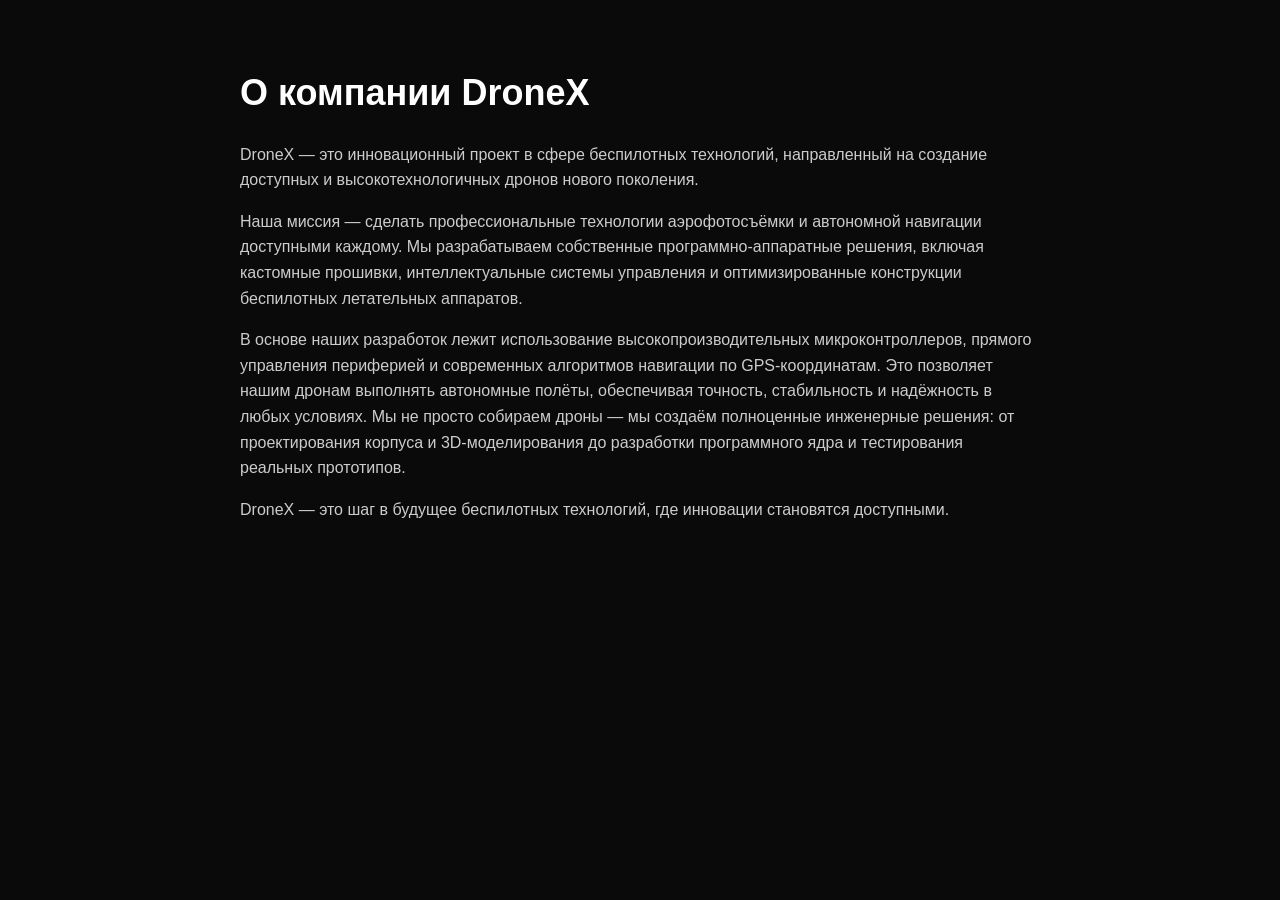
<file: about.html>
<!DOCTYPE html>
<html lang="ru">
<head>
<meta charset="UTF-8">
<title>О компании DroneX</title>

<style>
body{
margin:0;
font-family:Inter,sans-serif;
background:#0a0a0a;
color:#fff;
padding:40px;
line-height:1.6;
}

.container{
max-width:800px;
margin:auto;
}

h1{
font-size:36px;
margin-bottom:20px;
}

p{
color:#ccc;
margin-bottom:16px;
}
</style>
</head>

<body>

<div class="container">
<h1>О компании DroneX</h1>

<p>DroneX — это инновационный проект в сфере беспилотных технологий, направленный на создание доступных и высокотехнологичных дронов нового поколения.</p>

<p>Наша миссия — сделать профессиональные технологии аэрофотосъёмки и автономной навигации доступными каждому. Мы разрабатываем собственные программно-аппаратные решения, включая кастомные прошивки, интеллектуальные системы управления и оптимизированные конструкции беспилотных летательных аппаратов.</p>

<p>В основе наших разработок лежит использование высокопроизводительных микроконтроллеров, прямого управления периферией и современных алгоритмов навигации по GPS-координатам. Это позволяет нашим дронам выполнять автономные полёты, обеспечивая точность, стабильность и надёжность в любых условиях. Мы не просто собираем дроны — мы создаём полноценные инженерные решения: от проектирования корпуса и 3D-моделирования до разработки программного ядра и тестирования реальных прототипов.</p>

<p>DroneX — это шаг в будущее беспилотных технологий, где инновации становятся доступными.</p>

</div>

</body>
</html>
</file>
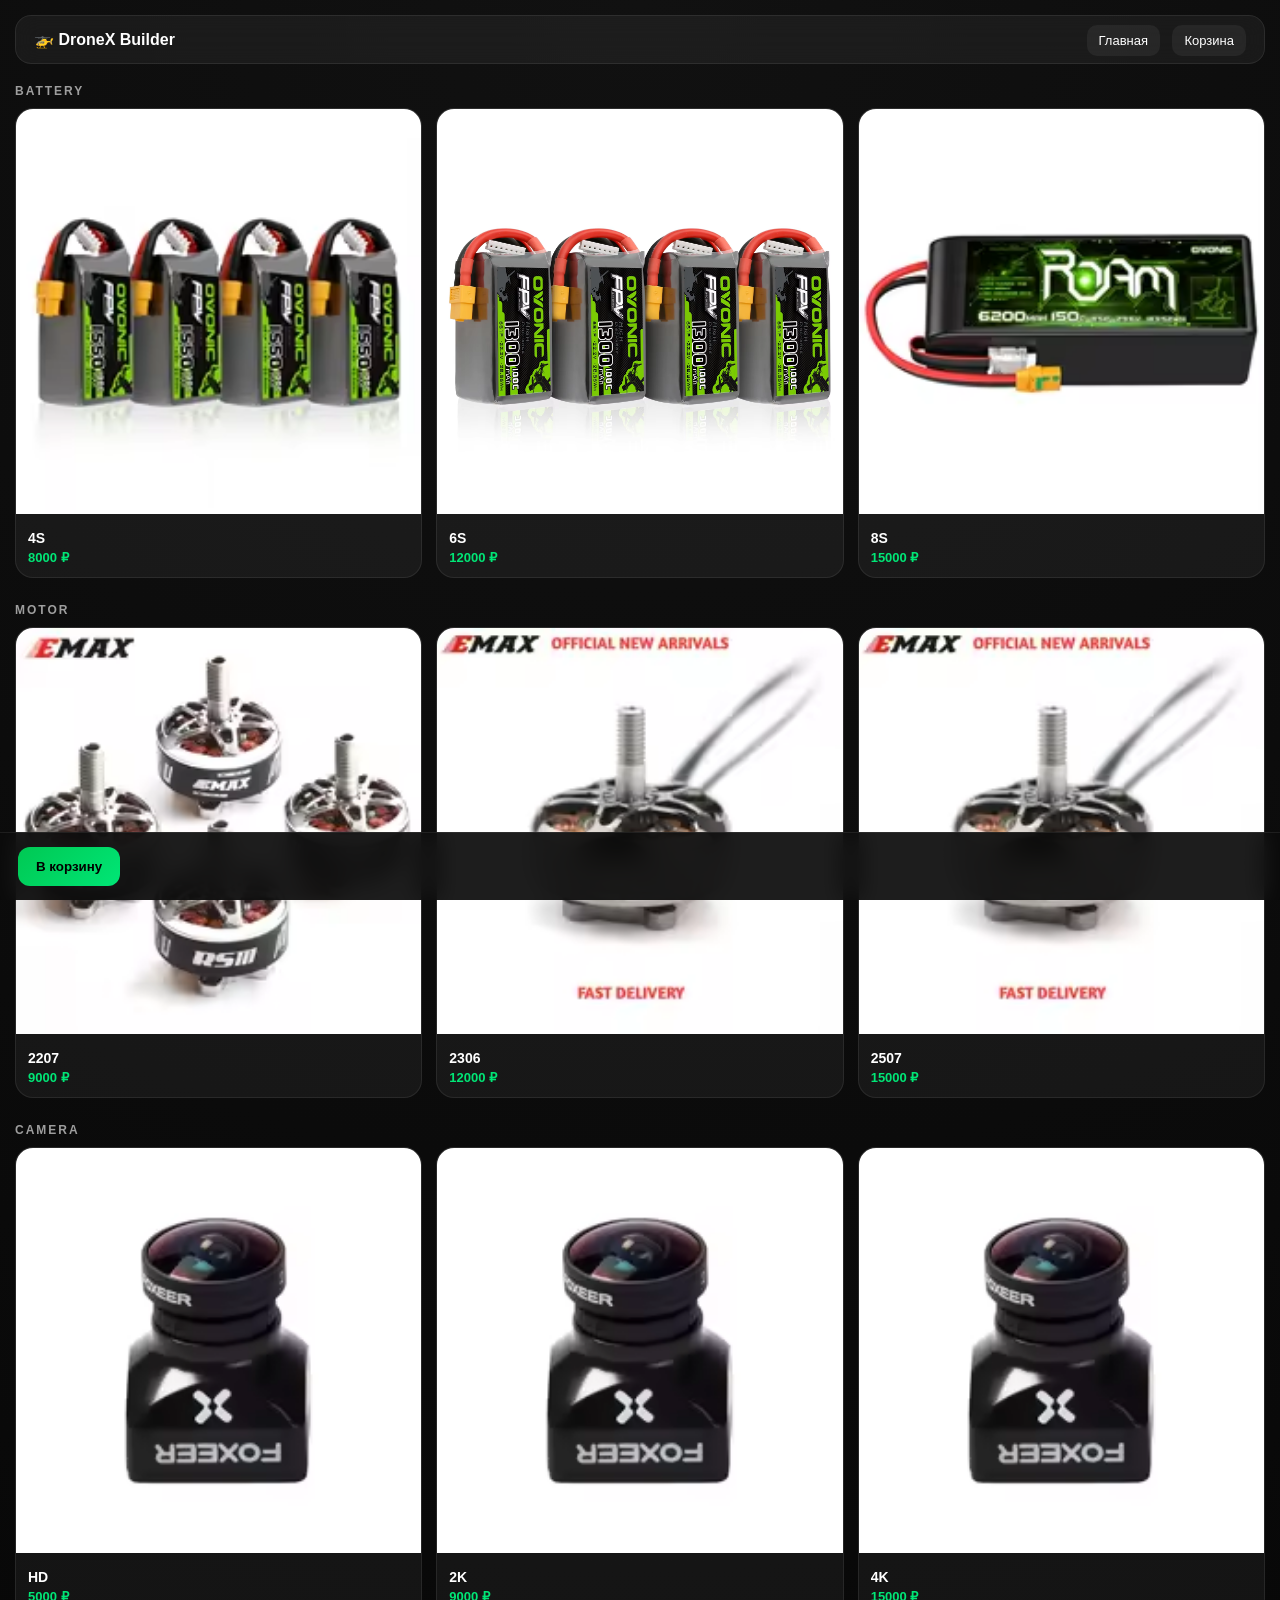
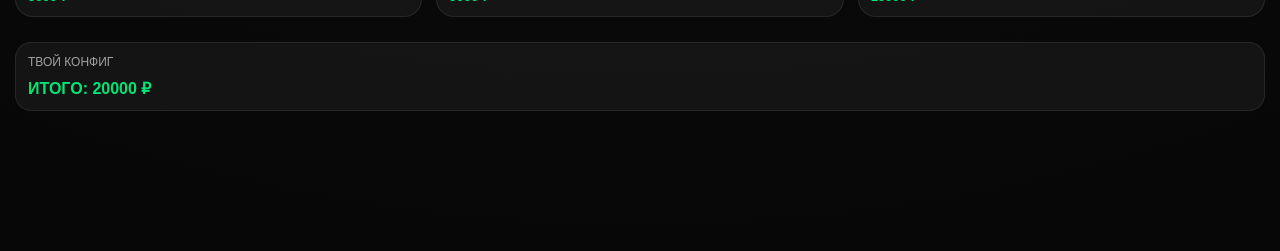
<file: builder.html>
<!DOCTYPE html>
<html lang="ru">
<head>
<meta charset="UTF-8">
<meta name="viewport" content="width=device-width, initial-scale=1.0">
<title>Drone Builder</title>

<style>
*{box-sizing:border-box;}

body{
margin:0;
font-family:Inter, sans-serif;
background: radial-gradient(circle at top, #111 0%, #070707 100%);
color:#fff;
padding:15px;
padding-bottom:140px;
}

/* NAV */
nav{
display:flex;
justify-content:space-between;
align-items:center;
padding:14px 18px;
background:rgba(255,255,255,0.05);
backdrop-filter: blur(12px);
border:1px solid rgba(255,255,255,0.08);
border-radius:16px;
margin-bottom:20px;
}

.nav-left{font-weight:800;}

.nav-right a{
text-decoration:none;
color:#fff;
font-size:13px;
padding:8px 12px;
border-radius:10px;
background:rgba(255,255,255,0.06);
margin-left:8px;
}

.nav-right a:hover{
background:#00c853;
color:#000;
}

/* GRID */
.section{margin-bottom:25px;}

.section h3{
font-size:12px;
opacity:0.6;
letter-spacing:2px;
margin-bottom:10px;
}

.grid{
display:grid;
grid-template-columns:repeat(3,1fr);
gap:14px;
}

@media(max-width:900px){.grid{grid-template-columns:repeat(2,1fr);}}
@media(max-width:600px){.grid{grid-template-columns:1fr;}}

/* CARD */
.card{
background:rgba(255,255,255,0.05);
border:1px solid rgba(255,255,255,0.08);
border-radius:18px;
overflow:hidden;
cursor:pointer;
transition:.2s;
}

.card:hover{transform:translateY(-6px);}

.card img{
width:100%;
aspect-ratio:1/1;
object-fit:cover;
}

.info{padding:12px;}

.name{font-size:14px;font-weight:700;}

.price{
margin-top:4px;
color:#00e676;
font-weight:800;
font-size:13px;
}

.card.active{
border:2px solid #00e676;
}

/* CONFIG PANEL */
.configBox{
background:rgba(255,255,255,0.05);
border:1px solid rgba(255,255,255,0.08);
border-radius:16px;
padding:12px;
margin-top:20px;
}

.configItem{
display:flex;
justify-content:space-between;
font-size:13px;
opacity:0.85;
margin:4px 0;
}

.totalLine{
margin-top:10px;
font-weight:800;
color:#00e676;
}

/* BOTTOM */
.bottomBar{
position:fixed;
bottom:0;
left:0;
width:100%;
background:rgba(10,10,10,0.92);
backdrop-filter: blur(12px);
padding:14px 18px;
display:flex;
justify-content:space-between;
align-items:center;
border-top:1px solid rgba(255,255,255,0.08);
}

.btn{
background:linear-gradient(135deg,#00c853,#00e676);
border:none;
padding:12px 18px;
border-radius:12px;
color:#000;
font-weight:800;
cursor:pointer;
}
</style>
</head>

<body>

<nav>
<div class="nav-left">🚁 DroneX Builder</div>
<div class="nav-right">
<a href="index.html">Главная</a>
<a href="cart.html">Корзина</a>
</div>
</nav>

<div id="app"></div>

<div class="configBox" id="configBox">
<div style="opacity:0.6;font-size:12px;">ТВОЙ КОНФИГ</div>
<div id="configList"></div>
<div class="totalLine">ИТОГО: <span id="price">20000</span> ₽</div>
</div>

<div class="bottomBar">
<button class="btn" onclick="save()">В корзину</button>
</div>

<script>

const BASE_PRICE = 20000;

const data = {
battery:[
{name:"4S",price:8000,img:"battery 4s.avif"},
{name:"6S",price:12000,img:"batery 6s .avif"},
{name:"8S",price:15000,img:"battery 8s.avif"}
],
motor:[
{name:"2207",price:9000,img:"motor 6s .avif"},
{name:"2306",price:12000,img:"motor 8s .avif"},
{name:"2507",price:15000,img:"motor 8s .avif"}
],
camera:[
{name:"HD",price:5000,img:"cam hd.avif"},
{name:"2K",price:9000,img:"cam hd.avif"},
{name:"4K",price:15000,img:"cam hd.avif"}
]
};

let selected={};

function render(){
const app=document.getElementById("app");
app.innerHTML="";

for(let cat in data){

let sec=document.createElement("div");
sec.className="section";

sec.innerHTML=`<h3>${cat.toUpperCase()}</h3><div class="grid"></div>`;
let grid=sec.querySelector(".grid");

data[cat].forEach(item=>{

let div=document.createElement("div");
div.className="card";

div.innerHTML=`
<img src="${item.img}">
<div class="info">
<div class="name">${item.name}</div>
<div class="price">${item.price} ₽</div>
</div>
`;

if(selected[cat]?.name===item.name){
div.classList.add("active");
}

div.onclick=()=>{
selected[cat]=item;
render();
update();
};

grid.appendChild(div);
});

app.appendChild(sec);
}

update();
renderConfig();
}

function update(){
let total = BASE_PRICE;

for(let k in selected){
total += selected[k].price;
}

document.getElementById("price").innerText = total;
}

function renderConfig(){
const list = document.getElementById("configList");
list.innerHTML="";

for(let k in selected){
let el = document.createElement("div");
el.className="configItem";
el.innerHTML=`<span>${k}</span><span>${selected[k].name} (${selected[k].price}₽)</span>`;
list.appendChild(el);
}
}

function save(){

if(Object.keys(selected).length < Object.keys(data).length){
alert("Выбери все детали");
return;
}

let cart = JSON.parse(localStorage.getItem("cart")) || {};

const totalPrice = BASE_PRICE + Object.values(selected).reduce((a,b)=>a+b.price,0);

cart["DRONE_"+Date.now()] = {
name:"Custom Drone",
price: totalPrice,
config:selected
};

localStorage.setItem("cart", JSON.stringify(cart));

location.href="cart.html";
}

render();

</script>

</body>
</html>
</file>
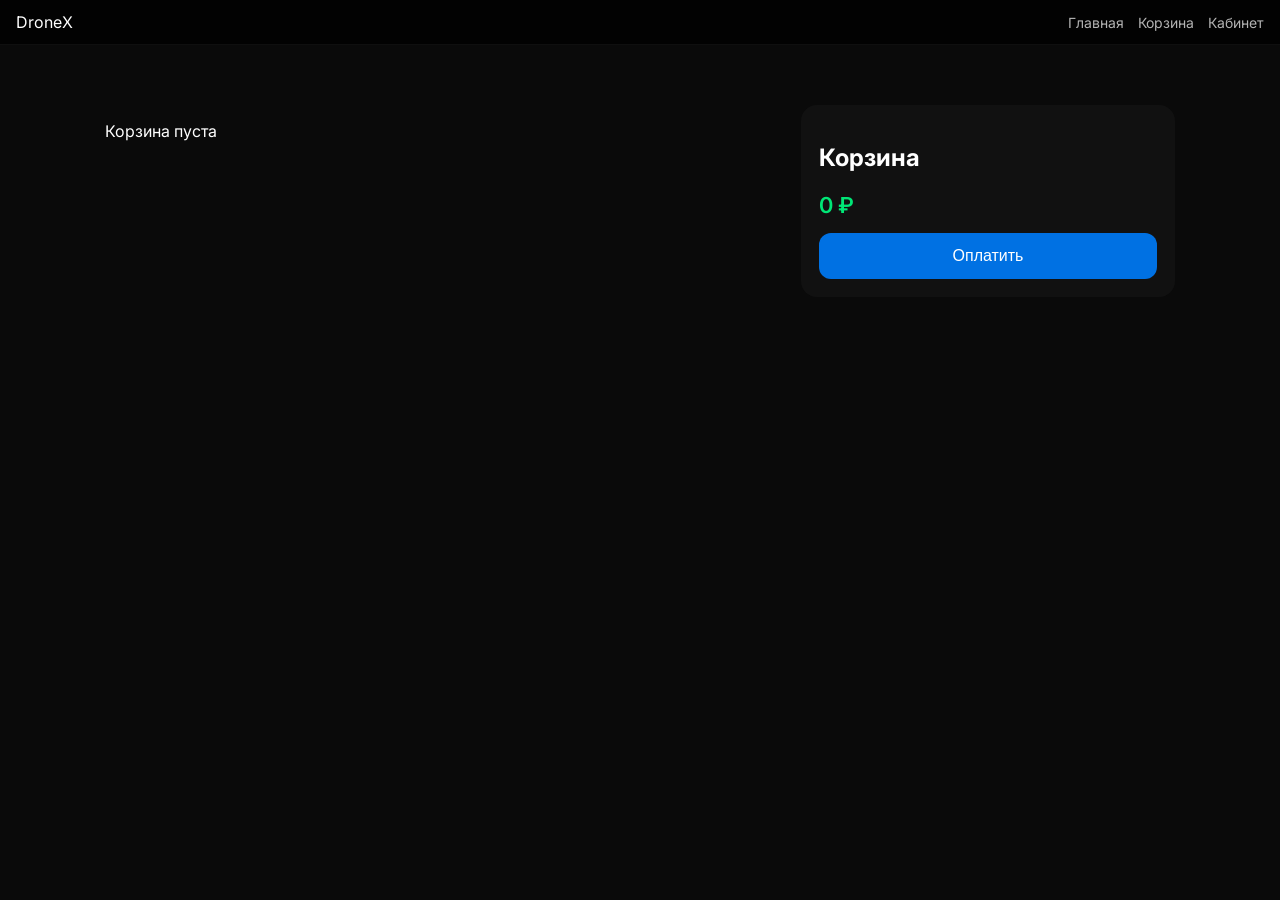
<file: cart.html>
<!DOCTYPE html>
<html lang="ru">
<head>
<meta charset="UTF-8">

<meta name="viewport" content="width=device-width, initial-scale=1, viewport-fit=cover">

<title>DroneX</title>

<link href="https://fonts.googleapis.com/css2?family=Inter:wght@300;400;600&display=swap" rel="stylesheet">

<style>

:root{
--bg:#0a0a0a;
--card:#111;
--accent:#0071e3;
--green:#00e676;
--red:#ff4d4d;
}

*{
box-sizing:border-box;
}

body{
margin:0;
font-family:Inter;
background:var(--bg);
color:#fff;
padding-top:90px;
padding-left:env(safe-area-inset-left);
padding-right:env(safe-area-inset-right);
}

/* NAV */
nav{
position:fixed;
top:0;
left:0;
right:0;
z-index:1000;

display:flex;
justify-content:space-between;
align-items:center;
flex-wrap:wrap;
gap:10px;

padding:12px 16px;
padding-top:calc(12px + env(safe-area-inset-top));

background:rgba(0,0,0,0.75);
backdrop-filter:blur(12px);
border-bottom:1px solid rgba(255,255,255,0.05);
}

nav a{
color:#fff;
text-decoration:none;
margin-left:10px;
opacity:0.7;
font-size:14px;
}

nav a:hover{opacity:1}

/* CONTAINER */
.container{
display:flex;
gap:20px;
max-width:1100px;
margin:0 auto;
padding:15px;
}

/* ITEMS */
.items{
flex:2;
}

.item{
display:flex;
align-items:center;
justify-content:space-between;
gap:12px;

background:var(--card);
padding:12px;
border-radius:16px;
margin-bottom:12px;
}

.item img{
width:70px;
height:70px;
object-fit:cover;
border-radius:10px;
}

.item h3{
margin:0;
font-size:14px;
}

/* CONTROLS */
.controls{
display:flex;
align-items:center;
gap:8px;
}

.controls button{
width:40px;
height:40px;
border:none;
border-radius:10px;
background:#222;
color:#fff;
font-size:18px;
cursor:pointer;
}

.controls button:active{
transform:scale(0.95);
}

.price{
font-weight:600;
white-space:nowrap;
}

.delete{
color:var(--red);
font-size:20px;
cursor:pointer;
padding:8px;
}

/* SUMMARY */
.summary{
flex:1;
background:var(--card);
padding:18px;
border-radius:16px;
height:fit-content;
position:sticky;
top:90px;
}

.total{
font-size:22px;
margin:15px 0;
color:var(--green);
font-weight:600;
}

/* BUTTON */
.btn{
width:100%;
padding:14px;
border:none;
border-radius:12px;
background:var(--accent);
color:#fff;
font-size:16px;
cursor:pointer;
}

.btn:active{
transform:scale(0.98);
}

/* CHECKOUT */
#checkout{
display:none;
position:fixed;
inset:0;
background:rgba(0,0,0,0.85);
justify-content:center;
align-items:center;
padding:20px;
}

.checkout-box{
background:#111;
width:100%;
max-width:360px;
border-radius:16px;
padding:20px;
}

input{
width:100%;
padding:12px;
margin-top:10px;
border-radius:10px;
border:none;
background:#1a1a1a;
color:#fff;
}

/* ===== MOBILE FIX ===== */
@media(max-width:768px){

.container{
flex-direction:column;
padding:10px;
}

.item{
flex-direction:column;
align-items:flex-start;
}

.controls{
width:100%;
justify-content:space-between;
margin-top:10px;
}

.price{
margin-top:10px;
}

.summary{
position:static;
}

}

/* tap fix */
button,a{
-webkit-tap-highlight-color:transparent;
touch-action:manipulation;
}

</style>
</head>

<body>

<nav>
<div>DroneX</div>
<div>
<a href="index.html">Главная</a>
<a href="cart.html">Корзина</a>
<a href="account.html">Кабинет</a>
</div>
</nav>

<div class="container">

<div class="items" id="items"></div>

<div class="summary">
<h2>Корзина</h2>
<div class="total" id="total">0 ₽</div>
<button class="btn" onclick="openCheckout()">Оплатить</button>
</div>

</div>

<!-- CHECKOUT -->
<div id="checkout">
<div class="checkout-box">

<h2>Оплата</h2>

<input id="email" placeholder="Email">
<input placeholder="Card number">
<input placeholder="MM/YY">
<input placeholder="CVC">

<button class="btn" onclick="pay()" style="margin-top:15px;">Оплатить</button>
<button class="btn" style="background:#333;margin-top:10px;" onclick="closeCheckout()">Отмена</button>

</div>
</div>

<script>

const products = {
X1:{name:"Drone X1",price:50000,img:"iFlight-Nazgul-DC5-ECO-O4-Air-Unit-Pro_spje-pd.jpg"},
X2:{name:"Drone X2",price:80000,img:"iFlight-Nazgul-DC5-ECO-O4-Air-Unit-Pro_spje-pd.jpg"},
PRO:{name:"Drone PRO",price:120000,img:"iFlight-Nazgul-DC5-ECO-O4-Air-Unit-Pro_spje-pd.jpg"}
};

let cart = JSON.parse(localStorage.getItem("cart")) || [];

function render(){

const box = document.getElementById("items");
box.innerHTML = "";

let total = 0;

if(cart.length === 0){
box.innerHTML = "<p>Корзина пуста</p>";
document.getElementById("total").innerText = "0 ₽";
return;
}

cart.forEach((id,i)=>{

const p = products[id];
if(!p) return;

total += p.price;

const div = document.createElement("div");
div.className = "item";

div.innerHTML = `
<img src="${p.img}">

<div>
<h3>${p.name}</h3>

<div class="controls">
<button onclick="minus(${i})">−</button>
<span>1</span>
<button onclick="plus('${id}')">+</button>
</div>
</div>

<div class="price">${p.price} ₽</div>
<div class="delete" onclick="removeItem(${i})">✕</div>
`;

box.appendChild(div);
});

document.getElementById("total").innerText = total + " ₽";
}

function plus(id){
cart.push(id);
save();
}

function minus(i){
cart.splice(i,1);
save();
}

function removeItem(i){
cart.splice(i,1);
save();
}

function save(){
localStorage.setItem("cart",JSON.stringify(cart));
render();
}

/* checkout */
function openCheckout(){
document.getElementById("checkout").style.display="flex";
}

function closeCheckout(){
document.getElementById("checkout").style.display="none";
}

function pay(){
localStorage.removeItem("cart");
cart=[];
save();
location.href="thanks.html";
}

render();

</script>

</body>
</html>
</file>
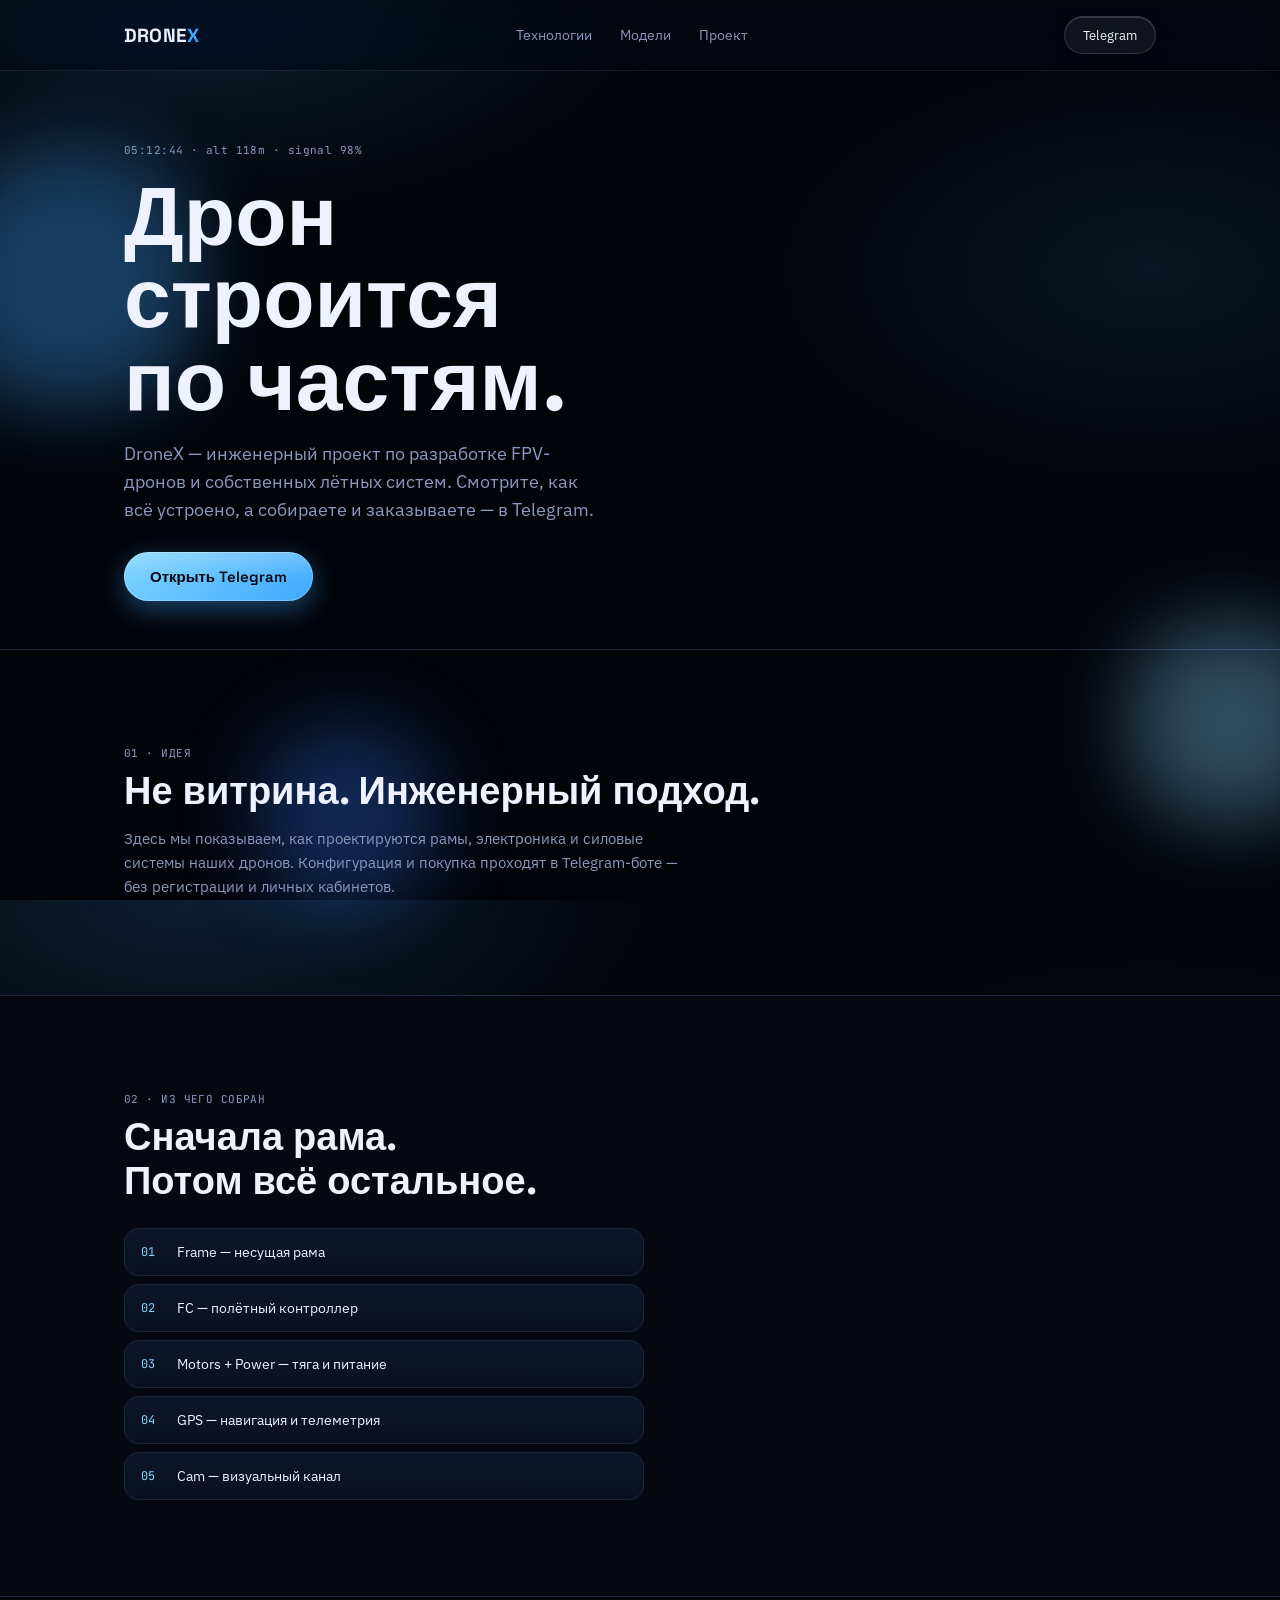
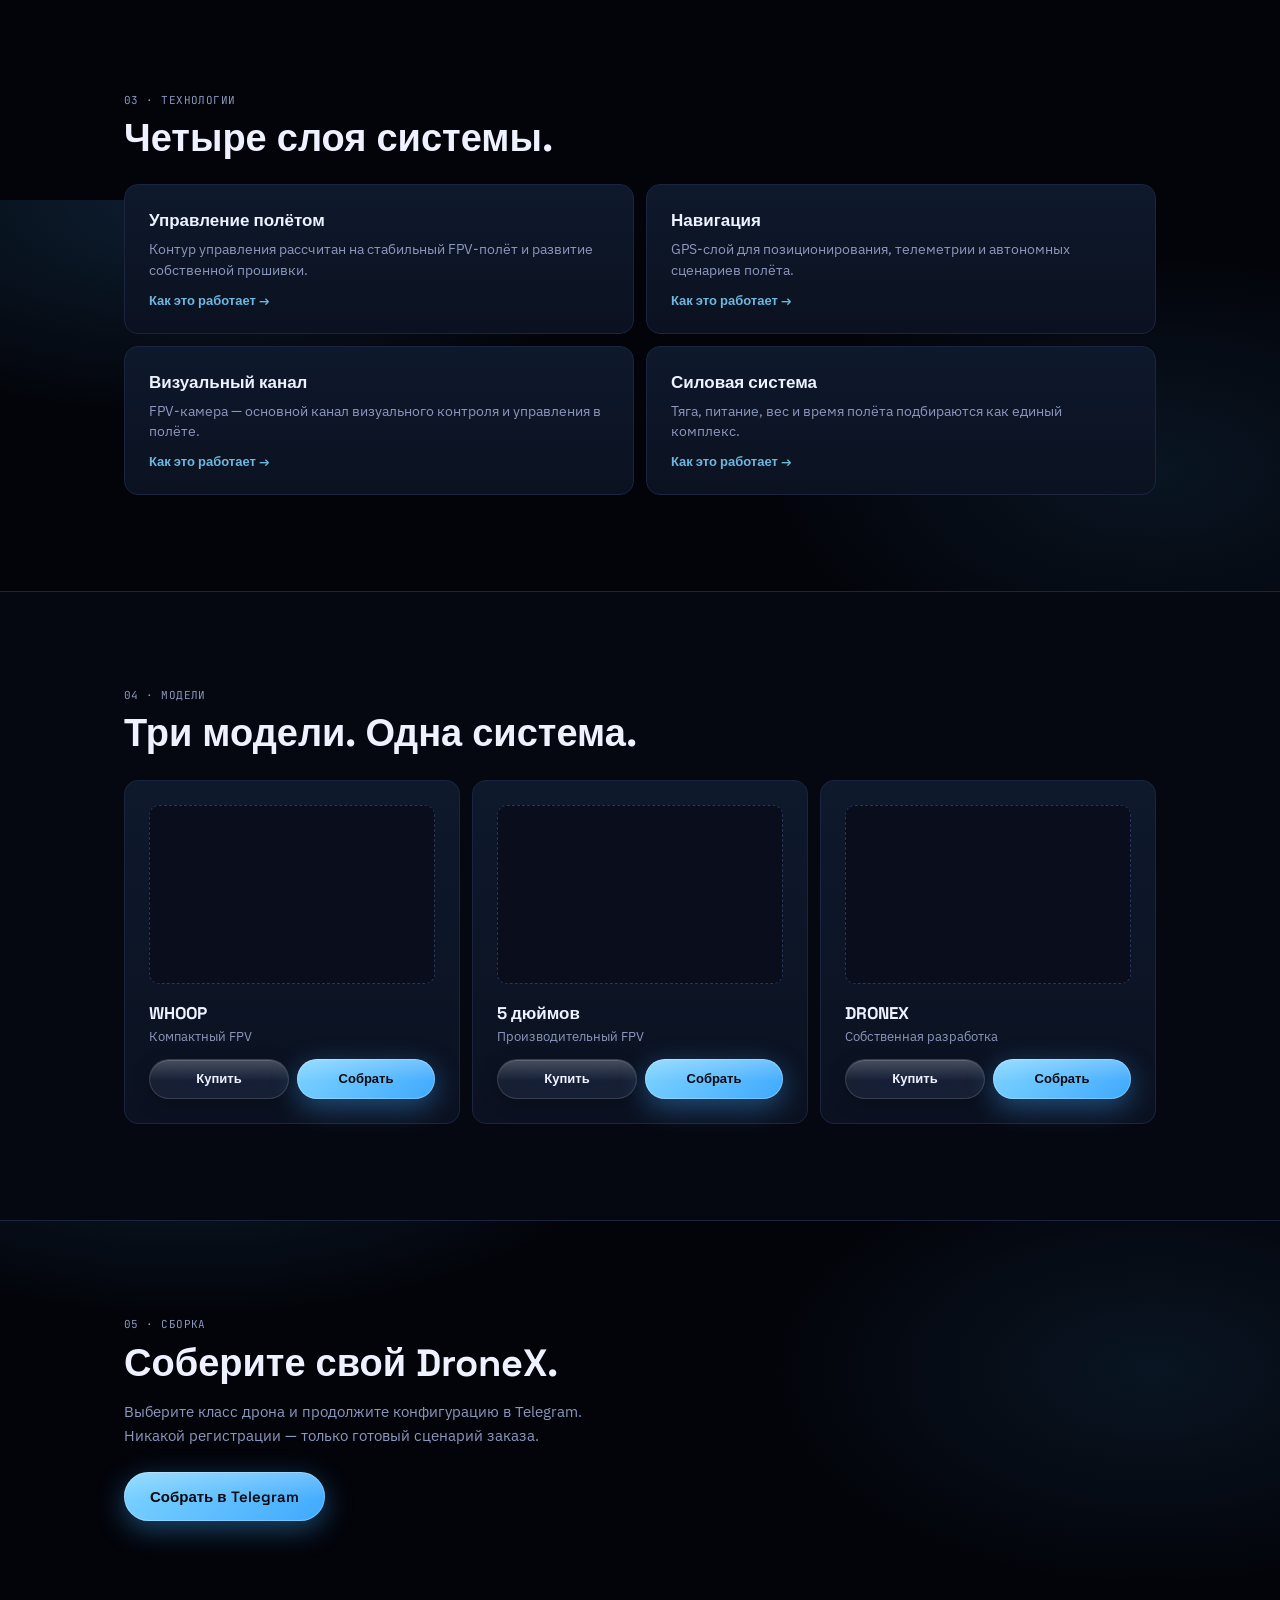
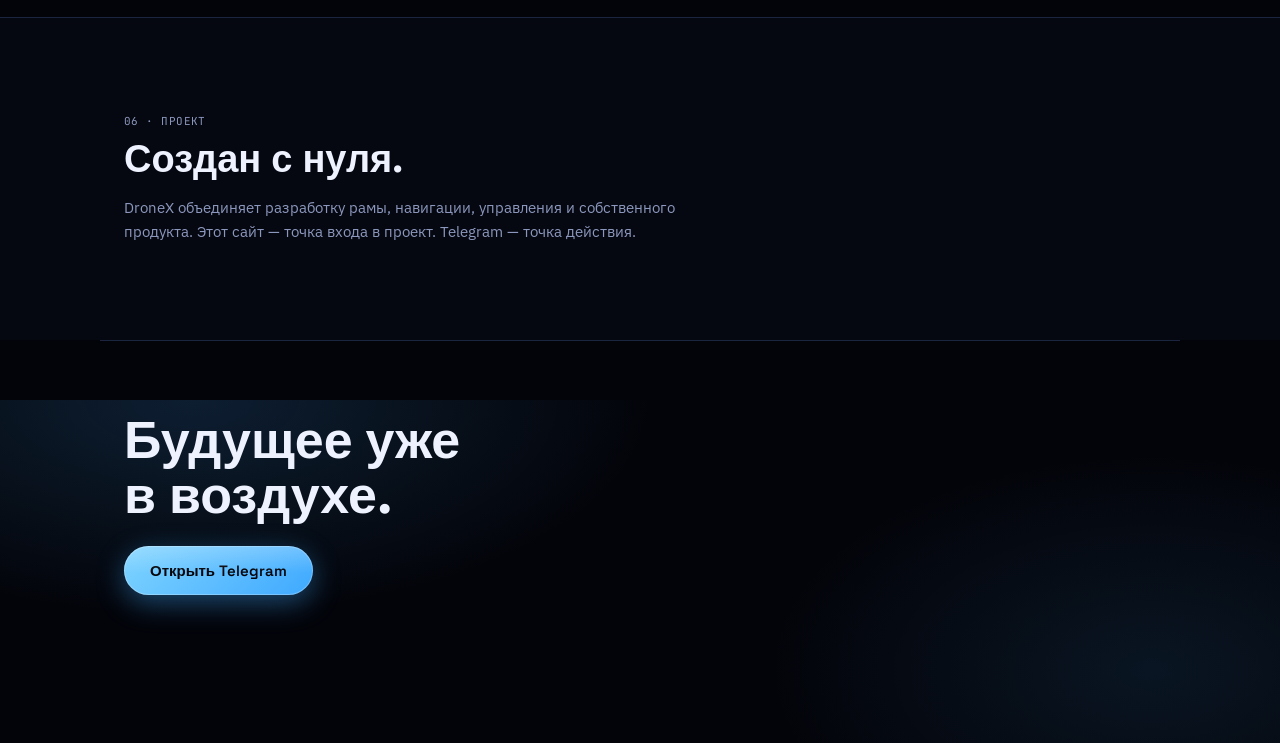
<file: DroneX.html>
<!doctype html>
<html lang="ru">
<head>
<meta charset="utf-8">
<meta name="viewport" content="width=device-width, initial-scale=1, viewport-fit=cover">
<title>DroneX — Будущее в воздухе</title>
<link rel="preconnect" href="https://fonts.googleapis.com">
<link rel="preconnect" href="https://fonts.gstatic.com" crossorigin>
<link href="https://fonts.googleapis.com/css2?family=Space+Grotesk:wght@500;700&family=IBM+Plex+Sans:wght@400;500;600&family=JetBrains+Mono:wght@400;500&display=swap" rel="stylesheet">
<style>
:root{
  --bg:#03040A; --panel:#0A0E1C; --panel2:#060811; --line:#1B2540; --border2:#28345A;
  --text:#EEF2FF; --muted:#8C97BD; --accent:#3FA9FF; --accent2:#7FD4FF;
  box-sizing:border-box;
  padding-top:env(safe-area-inset-top,0px);
  padding-bottom:env(safe-area-inset-bottom,0px);
}
:root:not([data-theme="light"]){}
*{box-sizing:border-box}
html{scroll-padding-top:env(safe-area-inset-top,0px); scroll-behavior:smooth}
html,body{height:100%}
body{margin:0;background:
    radial-gradient(60vw 40vh at 15% 0%, rgba(63,169,255,.16), transparent 60%),
    radial-gradient(50vw 40vh at 90% 30%, rgba(63,169,255,.10), transparent 60%),
    var(--bg);
  color:var(--text);font-family:"IBM Plex Sans",system-ui,sans-serif;-webkit-font-smoothing:antialiased;overflow-x:hidden}
.reveal{opacity:0;transform:translateY(36px) scale(.985);filter:blur(8px);transition:opacity 1.1s cubic-bezier(.16,1,.3,1), transform 1.1s cubic-bezier(.16,1,.3,1), filter 1.1s cubic-bezier(.16,1,.3,1)}
.reveal.visible{opacity:1;transform:none;filter:blur(0)}
.glow-pill{position:absolute;border-radius:999px;filter:blur(2px);pointer-events:none}

.tech-card{display:block;position:relative;overflow:hidden}
.tech-more{display:inline-block;margin-top:12px;font-family:"Space Grotesk",sans-serif;font-size:13px;font-weight:600;color:var(--accent2);opacity:.85;transition:transform .25s ease,opacity .25s ease}
.tech-card:hover .tech-more{transform:translateX(4px);opacity:1}
.tech-card::after{content:"";position:absolute;inset:0;background:radial-gradient(120px 120px at var(--mx,50%) var(--my,0%), rgba(63,169,255,.18), transparent 70%);opacity:0;transition:opacity .3s ease}
.tech-card:hover::after{opacity:1}

@keyframes floaty{0%,100%{transform:translateY(0)}50%{transform:translateY(-16px)}}
.bg-float{position:fixed;border-radius:40%;pointer-events:none;z-index:0;filter:blur(40px);opacity:.35}
.bg-float-inner{animation:floaty 9s ease-in-out infinite;width:100%;height:100%;background:inherit;border-radius:inherit}

#page-home{transition:opacity .45s ease, transform .45s ease}
.detail-page{display:none;min-height:100vh}
.detail-page.active{display:block}
.page-fade{animation:pagein .5s ease both}
@keyframes pagein{from{opacity:0;transform:translateY(14px)}to{opacity:1;transform:none}}
.spec-row{display:flex;justify-content:space-between;padding:12px 16px;border:1px solid var(--line);border-radius:12px;background:var(--panel);font-size:13.5px}
.spec-row + .spec-row{margin-top:8px}
.back-link{display:inline-flex;align-items:center;gap:8px;font-size:14px;color:var(--muted)}
.back-link:hover{color:var(--accent2)}

.model-photo{width:100%;aspect-ratio:16/10;object-fit:cover;border-radius:10px;background:linear-gradient(135deg,#0A0E1C,#060811);border:1px dashed var(--border2)}

.chip-group{display:flex;flex-wrap:wrap;gap:10px;margin-top:12px}
.chip{padding:10px 16px;border:1px solid var(--border2);border-radius:999px;font-size:13.5px;color:var(--muted);cursor:pointer;transition:all .2s ease;background:var(--panel)}
.chip.selected{border-color:var(--accent2);color:var(--text);box-shadow:0 0 16px rgba(63,169,255,.3);background:linear-gradient(180deg,rgba(63,169,255,.12),transparent)}
.chip:hover{border-color:var(--accent)}
.config-summary{margin-top:28px;padding:20px;border:1px solid var(--line);border-radius:14px;background:var(--panel);font-size:14px;line-height:1.7}
h1,h2,h3{font-family:"Space Grotesk",sans-serif;margin:0}
p{margin:0}
a{text-decoration:none;color:inherit}
.mono{font-family:"JetBrains Mono",monospace}
.wrap{max-width:1080px;margin:0 auto;padding-left:24px;padding-right:24px}
.eyebrow{font-family:"JetBrains Mono",monospace;font-size:11px;letter-spacing:.04em;color:var(--muted)}
.rule{height:1px;background:var(--line);border:none;margin:0}
.section{padding:64px 0}
.section-alt{background:var(--panel2)}

nav{position:sticky;top:0;z-index:20;background:rgba(6,8,17,.55);backdrop-filter:blur(22px) saturate(180%);-webkit-backdrop-filter:blur(22px) saturate(180%);border-bottom:1px solid rgba(255,255,255,.08);padding-top:env(safe-area-inset-top,0px);transition:background .3s ease}
.nav-row{display:flex;align-items:center;justify-content:space-between;padding:16px 24px;max-width:1080px;margin:0 auto}
.logo{font-family:"Space Grotesk",sans-serif;font-weight:700;font-size:19px;letter-spacing:.01em}
.logo span{color:var(--accent)}
.nav-links{display:none;gap:28px}
.nav-links a{font-size:14px;color:var(--muted)}
.nav-links a:hover{color:var(--text)}
.tg-pill{padding:9px 18px;border:1px solid rgba(255,255,255,.14);border-radius:999px;font-size:13px;min-height:38px;display:inline-flex;align-items:center;background:rgba(255,255,255,.06);backdrop-filter:blur(20px) saturate(180%);-webkit-backdrop-filter:blur(20px) saturate(180%);box-shadow:inset 0 1px 0 rgba(255,255,255,.16), 0 4px 16px rgba(0,0,0,.25);transition:transform .35s cubic-bezier(.16,1,.3,1), border-color .3s ease}
.tg-pill:hover{border-color:rgba(127,212,255,.5);color:var(--accent2);transform:translateY(-1px)}
.tg-pill:active{transform:scale(.96)}

.btn{position:relative;overflow:hidden;display:inline-flex;align-items:center;justify-content:center;gap:8px;padding:15px 26px;font-family:"Space Grotesk",sans-serif;font-weight:600;font-size:15px;border-radius:999px;min-height:48px;transition:transform .45s cubic-bezier(.16,1,.3,1), box-shadow .45s cubic-bezier(.16,1,.3,1)}
.btn::before{content:"";position:absolute;inset:0;border-radius:inherit;background:linear-gradient(180deg,rgba(255,255,255,.35),rgba(255,255,255,0) 55%);opacity:.6;pointer-events:none}
.btn:hover{transform:translateY(-2px)}
.btn:active{transform:scale(.96)}
.btn-primary{background:linear-gradient(135deg,var(--accent2),var(--accent));color:#03040A;box-shadow:0 0 0 1px rgba(255,255,255,.25) inset, 0 8px 28px rgba(63,169,255,.4)}
.btn-primary:hover{box-shadow:0 0 0 1px rgba(255,255,255,.35) inset, 0 12px 34px rgba(63,169,255,.55)}
.btn-ghost{border:1px solid rgba(255,255,255,.14);color:var(--text);background:rgba(255,255,255,.06);backdrop-filter:blur(20px) saturate(180%);-webkit-backdrop-filter:blur(20px) saturate(180%);box-shadow:inset 0 1px 0 rgba(255,255,255,.14), 0 4px 18px rgba(0,0,0,.25)}
.btn-ghost:hover{border-color:rgba(127,212,255,.55);color:var(--accent2)}

.hero h1{font-size:clamp(40px,9vw,84px);line-height:.98;font-weight:700}
.hero p{font-size:clamp(15px,2.4vw,18px);line-height:1.55;color:var(--muted);max-width:480px;margin-top:18px}

.card{background:linear-gradient(180deg,rgba(63,169,255,.07),rgba(63,169,255,.02)),var(--panel);border:1px solid var(--line);border-radius:14px;padding:24px;transition:border-color .3s ease,transform .3s ease}
.card:hover{border-color:rgba(63,169,255,.45);transform:translateY(-2px)}

.seq-row{display:flex;align-items:center;gap:14px;padding:14px 16px;background:linear-gradient(180deg,rgba(63,169,255,.06),rgba(63,169,255,.01)),var(--panel);border:1px solid var(--line);border-radius:14px}
.seq-num{color:var(--accent2);font-size:12px;width:22px;flex-shrink:0}

.grid-2{display:grid;grid-template-columns:1fr;gap:12px}
.grid-3{display:grid;grid-template-columns:1fr;gap:12px}

.model-row{display:flex;justify-content:space-between;align-items:center;gap:16px}

@media (min-width:720px){
  .nav-links{display:flex}
  .grid-2{grid-template-columns:1fr 1fr}
  .grid-3{grid-template-columns:repeat(3,1fr)}
  .section{padding:96px 0}
}
</style>
</head>
<body>

<div class="bg-float" data-speed="0.12" style="width:260px;height:260px;top:8%;left:-60px"><div class="bg-float-inner" style="background:#3FA9FF"></div></div>
<div class="bg-float" data-speed="0.2" style="width:200px;height:200px;top:55%;right:-50px"><div class="bg-float-inner" style="background:#7FD4FF;animation-delay:2.5s"></div></div>
<div class="bg-float" data-speed="0.08" style="width:180px;height:180px;bottom:5%;left:20%"><div class="bg-float-inner" style="background:#2E6FE0;animation-delay:5s"></div></div>

<div id="page-home">
<nav>
  <div class="nav-row">
    <div class="logo">DRONE<span>X</span></div>
    <div class="nav-links">
      <a href="#technology">Технологии</a>
      <a href="#models">Модели</a>
      <a href="#project">Проект</a>
    </div>
    <a class="tg-pill" href="https://t.me/droneX_Pay_bot" target="_blank" rel="noopener">Telegram</a>
  </div>
</nav>

<header class="hero wrap reveal" style="padding:72px 24px 48px">
  <div class="mono eyebrow" style="margin-bottom:18px">05:12:44 · alt 118m · signal 98%</div>
  <h1>Дрон<br>строится<br>по частям.</h1>
  <p>DroneX — инженерный проект по разработке FPV-дронов и собственных лётных систем. Смотрите, как всё устроено, а собираете и заказываете — в Telegram.</p>
  <div style="margin-top:28px">
    <a class="btn btn-primary" href="https://t.me/droneX_Pay_bot" target="_blank" rel="noopener">Открыть Telegram</a>
  </div>
</header>

<hr class="rule">

<section class="section reveal">
  <div class="wrap">
    <div class="mono eyebrow">01 · ИДЕЯ</div>
    <h2 style="font-size:clamp(26px,4vw,38px);line-height:1.15;margin-top:10px;max-width:640px">Не витрина. Инженерный подход.</h2>
    <p style="font-size:15px;line-height:1.6;color:var(--muted);margin-top:14px;max-width:560px">Здесь мы показываем, как проектируются рамы, электроника и силовые системы наших дронов. Конфигурация и покупка проходят в Telegram-боте — без регистрации и личных кабинетов.</p>
  </div>
</section>

<hr class="rule">

<section class="section section-alt reveal">
  <div class="wrap">
    <div class="mono eyebrow">02 · ИЗ ЧЕГО СОБРАН</div>
    <h2 style="font-size:clamp(26px,4vw,38px);line-height:1.15;margin-top:10px">Сначала рама.<br>Потом всё остальное.</h2>
    <div style="display:flex;flex-direction:column;gap:8px;margin-top:24px;max-width:520px">
      <div class="seq-row"><span class="mono seq-num">01</span><span style="font-size:14px">Frame — несущая рама</span></div>
      <div class="seq-row"><span class="mono seq-num">02</span><span style="font-size:14px">FC — полётный контроллер</span></div>
      <div class="seq-row"><span class="mono seq-num">03</span><span style="font-size:14px">Motors + Power — тяга и питание</span></div>
      <div class="seq-row"><span class="mono seq-num">04</span><span style="font-size:14px">GPS — навигация и телеметрия</span></div>
      <div class="seq-row"><span class="mono seq-num">05</span><span style="font-size:14px">Cam — визуальный канал</span></div>
    </div>
  </div>
</section>

<hr class="rule">

<section class="section reveal" id="technology">
  <div class="wrap">
    <div class="mono eyebrow">03 · ТЕХНОЛОГИИ</div>
    <h2 style="font-size:clamp(26px,4vw,38px);line-height:1.15;margin-top:10px">Четыре слоя системы.</h2>
    <div class="grid-2" style="margin-top:24px">
      <a href="#tech-flight" class="card tech-card"><h3 style="font-size:17px;margin-bottom:8px">Управление полётом</h3><p style="font-size:13.5px;line-height:1.5;color:var(--muted)">Контур управления рассчитан на стабильный FPV-полёт и развитие собственной прошивки.</p><span class="tech-more">Как это работает →</span></a>
      <a href="#tech-nav" class="card tech-card"><h3 style="font-size:17px;margin-bottom:8px">Навигация</h3><p style="font-size:13.5px;line-height:1.5;color:var(--muted)">GPS-слой для позиционирования, телеметрии и автономных сценариев полёта.</p><span class="tech-more">Как это работает →</span></a>
      <a href="#tech-vision" class="card tech-card"><h3 style="font-size:17px;margin-bottom:8px">Визуальный канал</h3><p style="font-size:13.5px;line-height:1.5;color:var(--muted)">FPV-камера — основной канал визуального контроля и управления в полёте.</p><span class="tech-more">Как это работает →</span></a>
      <a href="#tech-power" class="card tech-card"><h3 style="font-size:17px;margin-bottom:8px">Силовая система</h3><p style="font-size:13.5px;line-height:1.5;color:var(--muted)">Тяга, питание, вес и время полёта подбираются как единый комплекс.</p><span class="tech-more">Как это работает →</span></a>
    </div>
  </div>
</section>

<hr class="rule">

<section class="section section-alt reveal" id="models">
  <div class="wrap">
    <div class="mono eyebrow">04 · МОДЕЛИ</div>
    <h2 style="font-size:clamp(26px,4vw,38px);line-height:1.15;margin-top:10px">Три модели. Одна система.</h2>
    <div class="grid-3" style="margin-top:24px">
      <div class="card">
        <!-- Чтобы поставить фото: замените src у img.model-photo на ссылку/base64 вашего фото -->
        <img class="model-photo" src="data:image/svg+xml;utf8,%3Csvg xmlns='http://www.w3.org/2000/svg' width='400' height='260'%3E%3Crect width='400' height='260' fill='%230A0E1C'/%3E%3C/svg%3E" alt="WHOOP" onerror="this.style.display='none'">
        <h3 style="font-size:17px;margin-top:14px">WHOOP</h3>
        <p style="font-size:13px;color:var(--muted);margin-top:4px">Компактный FPV</p>
        <div style="display:flex;gap:8px;margin-top:14px">
          <a class="btn btn-ghost" href="https://t.me/droneX_Pay_bot" target="_blank" rel="noopener" style="padding:10px 16px;font-size:13px;min-height:40px;flex:1">Купить</a>
          <a class="btn btn-primary" href="#configurator" data-model="WHOOP" style="padding:10px 16px;font-size:13px;min-height:40px;flex:1">Собрать</a>
        </div>
      </div>
      <div class="card">
        <img class="model-photo" src="data:image/svg+xml;utf8,%3Csvg xmlns='http://www.w3.org/2000/svg' width='400' height='260'%3E%3Crect width='400' height='260' fill='%230A0E1C'/%3E%3C/svg%3E" alt="5 дюймов" onerror="this.style.display='none'">
        <h3 style="font-size:17px;margin-top:14px">5 дюймов</h3>
        <p style="font-size:13px;color:var(--muted);margin-top:4px">Производительный FPV</p>
        <div style="display:flex;gap:8px;margin-top:14px">
          <a class="btn btn-ghost" href="https://t.me/droneX_Pay_bot" target="_blank" rel="noopener" style="padding:10px 16px;font-size:13px;min-height:40px;flex:1">Купить</a>
          <a class="btn btn-primary" href="#configurator" data-model="5 дюймов" style="padding:10px 16px;font-size:13px;min-height:40px;flex:1">Собрать</a>
        </div>
      </div>
      <div class="card">
        <img class="model-photo" src="data:image/svg+xml;utf8,%3Csvg xmlns='http://www.w3.org/2000/svg' width='400' height='260'%3E%3Crect width='400' height='260' fill='%230A0E1C'/%3E%3C/svg%3E" alt="DRONEX" onerror="this.style.display='none'">
        <h3 style="font-size:17px;margin-top:14px">DRONEX</h3>
        <p style="font-size:13px;color:var(--muted);margin-top:4px">Собственная разработка</p>
        <div style="display:flex;gap:8px;margin-top:14px">
          <a class="btn btn-ghost" href="https://t.me/droneX_Pay_bot" target="_blank" rel="noopener" style="padding:10px 16px;font-size:13px;min-height:40px;flex:1">Купить</a>
          <a class="btn btn-primary" href="#configurator" data-model="DRONEX" style="padding:10px 16px;font-size:13px;min-height:40px;flex:1">Собрать</a>
        </div>
      </div>
    </div>
  </div>
</section>

<hr class="rule">

<section class="section reveal">
  <div class="wrap">
    <div class="mono eyebrow">05 · СБОРКА</div>
    <h2 style="font-size:clamp(26px,4vw,38px);line-height:1.2;margin-top:10px;max-width:560px">Соберите свой DroneX.</h2>
    <p style="font-size:15px;line-height:1.6;color:var(--muted);margin-top:14px;max-width:520px">Выберите класс дрона и продолжите конфигурацию в Telegram. Никакой регистрации — только готовый сценарий заказа.</p>
    <div style="margin-top:24px">
      <a class="btn btn-primary" href="https://t.me/droneX_Pay_bot" target="_blank" rel="noopener">Собрать в Telegram</a>
    </div>
  </div>
</section>

<hr class="rule">

<section class="section section-alt reveal" id="project">
  <div class="wrap">
    <div class="mono eyebrow">06 · ПРОЕКТ</div>
    <h2 style="font-size:clamp(26px,4vw,38px);line-height:1.15;margin-top:10px;max-width:560px">Создан с нуля.</h2>
    <p style="font-size:15px;line-height:1.6;color:var(--muted);margin-top:14px;max-width:560px">DroneX объединяет разработку рамы, навигации, управления и собственного продукта. Этот сайт — точка входа в проект. Telegram — точка действия.</p>
  </div>
</section>

<section class="wrap reveal" style="padding:72px 24px 56px;border-top:1px solid var(--line)">
  <h2 style="font-size:clamp(30px,6vw,52px);line-height:1.05">Будущее уже<br>в воздухе.</h2>
  <div style="margin-top:24px">
    <a class="btn btn-primary" href="https://t.me/droneX_Pay_bot" target="_blank" rel="noopener">Открыть Telegram</a>
  </div>
</section>

<footer class="wrap reveal" style="display:flex;justify-content:space-between;align-items:center;padding:20px 24px;border-top:1px solid var(--line);padding-bottom:calc(20px + env(safe-area-inset-bottom,0px))">
  <span style="font-size:12px;color:var(--muted)">© DroneX</span>
  <span class="mono" style="font-size:11px;color:var(--muted)">Built to fly.</span>
</footer>
</div>

<!-- DETAIL PAGE: FLIGHT CONTROL -->
<div class="detail-page" id="tech-flight" style="background:var(--bg)">
  <div class="wrap" style="padding:32px 24px 64px">
    <a href="#technology" class="back-link">← Назад к технологиям</a>
    <div class="mono eyebrow" style="margin-top:28px">03.1 · УПРАВЛЕНИЕ ПОЛЁТОМ</div>
    <h2 style="font-size:clamp(28px,5vw,44px);line-height:1.1;margin-top:10px;max-width:600px">Контур, который держит дрон в воздухе.</h2>
    <p style="font-size:15px;line-height:1.65;color:var(--muted);margin-top:18px;max-width:560px">Полётный контроллер опрашивает гироскоп и акселерометр тысячи раз в секунду и пересчитывает команды на моторы почти без задержки. Это даёт пилоту ощущение прямого управления даже на высокой скорости.</p>
    <div style="display:flex;flex-direction:column;gap:0;margin-top:28px;max-width:520px">
      <div class="spec-row"><span style="color:var(--muted)">Частота контура</span><span class="mono">до 8 кГц</span></div>
      <div class="spec-row"><span style="color:var(--muted)">Режимы полёта</span><span class="mono">Acro / Angle / Horizon</span></div>
      <div class="spec-row"><span style="color:var(--muted)">Прошивка</span><span class="mono">открытая, дорабатываемая</span></div>
      <div class="spec-row"><span style="color:var(--muted)">Защита от вибраций</span><span class="mono">программная фильтрация</span></div>
    </div>
    <a class="btn btn-primary" href="https://t.me/droneX_Pay_bot" target="_blank" rel="noopener" style="margin-top:32px">Обсудить в Telegram</a>
  </div>
</div>

<!-- DETAIL PAGE: NAVIGATION -->
<div class="detail-page" id="tech-nav" style="background:var(--bg)">
  <div class="wrap" style="padding:32px 24px 64px">
    <a href="#technology" class="back-link">← Назад к технологиям</a>
    <div class="mono eyebrow" style="margin-top:28px">03.2 · НАВИГАЦИЯ</div>
    <h2 style="font-size:clamp(28px,5vw,44px);line-height:1.1;margin-top:10px;max-width:600px">Дрон всегда знает, где он.</h2>
    <p style="font-size:15px;line-height:1.65;color:var(--muted);margin-top:18px;max-width:560px">GPS-модуль определяет координаты, высоту и скорость, сохраняет точку взлёта и в критической ситуации умеет вернуть дрон домой. Данные телеметрии передаются пилоту в реальном времени.</p>
    <div style="display:flex;flex-direction:column;gap:0;margin-top:28px;max-width:520px">
      <div class="spec-row"><span style="color:var(--muted)">Точность позиционирования</span><span class="mono">~1–2 м</span></div>
      <div class="spec-row"><span style="color:var(--muted)">Возврат домой</span><span class="mono">автоматический (RTH)</span></div>
      <div class="spec-row"><span style="color:var(--muted)">Телеметрия</span><span class="mono">высота / скорость / GPS-фикс</span></div>
      <div class="spec-row"><span style="color:var(--muted)">Холодный старт</span><span class="mono">&lt; 30 с</span></div>
    </div>
    <a class="btn btn-primary" href="https://t.me/droneX_Pay_bot" target="_blank" rel="noopener" style="margin-top:32px">Обсудить в Telegram</a>
  </div>
</div>

<!-- DETAIL PAGE: VISION -->
<div class="detail-page" id="tech-vision" style="background:var(--bg)">
  <div class="wrap" style="padding:32px 24px 64px">
    <a href="#technology" class="back-link">← Назад к технологиям</a>
    <div class="mono eyebrow" style="margin-top:28px">03.3 · ВИЗУАЛЬНЫЙ КАНАЛ</div>
    <h2 style="font-size:clamp(28px,5vw,44px);line-height:1.1;margin-top:10px;max-width:600px">Глаза пилота на скорости 100 км/ч.</h2>
    <p style="font-size:15px;line-height:1.65;color:var(--muted);margin-top:18px;max-width:560px">FPV-камера передаёт картинку на очки пилота с минимальной задержкой. От качества и стабильности этого канала напрямую зависит безопасность и точность управления в полёте.</p>
    <div style="display:flex;flex-direction:column;gap:0;margin-top:28px;max-width:520px">
      <div class="spec-row"><span style="color:var(--muted)">Задержка сигнала</span><span class="mono">&lt; 30 мс</span></div>
      <div class="spec-row"><span style="color:var(--muted)">Дальность канала</span><span class="mono">до нескольких км</span></div>
      <div class="spec-row"><span style="color:var(--muted)">Угол обзора</span><span class="mono">широкий, для FPV</span></div>
      <div class="spec-row"><span style="color:var(--muted)">Формат</span><span class="mono">аналог / цифра</span></div>
    </div>
    <a class="btn btn-primary" href="https://t.me/droneX_Pay_bot" target="_blank" rel="noopener" style="margin-top:32px">Обсудить в Telegram</a>
  </div>
</div>

<!-- DETAIL PAGE: POWER -->
<div class="detail-page" id="tech-power" style="background:var(--bg)">
  <div class="wrap" style="padding:32px 24px 64px">
    <a href="#technology" class="back-link">← Назад к технологиям</a>
    <div class="mono eyebrow" style="margin-top:28px">03.4 · СИЛОВАЯ СИСТЕМА</div>
    <h2 style="font-size:clamp(28px,5vw,44px);line-height:1.1;margin-top:10px;max-width:600px">Тяга, вес и время полёта — один расчёт.</h2>
    <p style="font-size:15px;line-height:1.65;color:var(--muted);margin-top:18px;max-width:560px">Моторы, регуляторы и аккумулятор подбираются как единая система: соотношение тяги к весу определяет манёвренность, а ёмкость батареи — реальное время в воздухе.</p>
    <div style="display:flex;flex-direction:column;gap:0;margin-top:28px;max-width:520px">
      <div class="spec-row"><span style="color:var(--muted)">Тяговооружённость</span><span class="mono">рассчитывается под класс</span></div>
      <div class="spec-row"><span style="color:var(--muted)">Регуляторы (ESC)</span><span class="mono">быстрый отклик</span></div>
      <div class="spec-row"><span style="color:var(--muted)">Аккумулятор</span><span class="mono">LiPo, под модель</span></div>
      <div class="spec-row"><span style="color:var(--muted)">Время полёта</span><span class="mono">зависит от класса дрона</span></div>
    </div>
    <a class="btn btn-primary" href="https://t.me/droneX_Pay_bot" target="_blank" rel="noopener" style="margin-top:32px">Обсудить в Telegram</a>
  </div>
</div>

<!-- DETAIL PAGE: CONFIGURATOR -->
<div class="detail-page" id="configurator" style="background:var(--bg)">
  <div class="wrap" style="padding:32px 24px 64px">
    <a href="#models" class="back-link">← Назад к моделям</a>
    <div class="mono eyebrow" style="margin-top:28px">КОНФИГУРАТОР</div>
    <h2 style="font-size:clamp(28px,5vw,44px);line-height:1.1;margin-top:10px;max-width:600px">Соберите свой DroneX.</h2>
    <p style="font-size:15px;line-height:1.65;color:var(--muted);margin-top:18px;max-width:560px">Выберите параметры — финальную сборку и цену подтвердит менеджер в Telegram.</p>

    <div style="margin-top:32px">
      <div class="mono eyebrow">МОДЕЛЬ</div>
      <div class="chip-group" data-group="model">
        <div class="chip" data-value="WHOOP">WHOOP</div>
        <div class="chip" data-value="5 дюймов">5 дюймов</div>
        <div class="chip" data-value="DRONEX">DRONEX</div>
      </div>
    </div>

    <div style="margin-top:24px">
      <div class="mono eyebrow">КАМЕРА</div>
      <div class="chip-group" data-group="camera">
        <div class="chip" data-value="Аналоговая">Аналоговая</div>
        <div class="chip" data-value="Цифровая">Цифровая (HD)</div>
      </div>
    </div>

    <div style="margin-top:24px">
      <div class="mono eyebrow">GPS-МОДУЛЬ</div>
      <div class="chip-group" data-group="gps">
        <div class="chip" data-value="Без GPS">Без GPS</div>
        <div class="chip" data-value="С GPS">С GPS + Return-to-Home</div>
      </div>
    </div>

    <div style="margin-top:24px">
      <div class="mono eyebrow">АККУМУЛЯТОР</div>
      <div class="chip-group" data-group="battery">
        <div class="chip" data-value="Стандарт">Стандарт</div>
        <div class="chip" data-value="Увеличенный">Увеличенный ресурс</div>
      </div>
    </div>

    <div class="config-summary" id="config-summary">Выберите параметры выше — здесь появится сводка сборки.</div>

    <a class="btn btn-primary" id="config-submit" href="https://t.me/droneX_Pay_bot" target="_blank" rel="noopener" style="margin-top:20px">Отправить сборку в Telegram</a>
  </div>
</div>

<script>
(function(){
  var state = {model:null, camera:null, gps:null, battery:null};
  var labels = {model:'Модель', camera:'Камера', gps:'GPS', battery:'Аккумулятор'};

  document.querySelectorAll('a[data-model]').forEach(function(btn){
    btn.addEventListener('click', function(){
      var val = btn.getAttribute('data-model');
      var group = document.querySelector('.chip-group[data-group="model"]');
      group.querySelectorAll('.chip').forEach(function(c){
        c.classList.toggle('selected', c.getAttribute('data-value') === val);
      });
      state.model = val;
      updateSummary();
    });
  });

  document.querySelectorAll('.chip-group').forEach(function(group){
    var key = group.getAttribute('data-group');
    group.querySelectorAll('.chip').forEach(function(chip){
      chip.addEventListener('click', function(){
        group.querySelectorAll('.chip').forEach(function(c){ c.classList.remove('selected'); });
        chip.classList.add('selected');
        state[key] = chip.getAttribute('data-value');
        updateSummary();
      });
    });
  });

  function updateSummary(){
    var lines = [];
    ['model','camera','gps','battery'].forEach(function(key){
      if(state[key]) lines.push(labels[key] + ': ' + state[key]);
    });
    var summaryEl = document.getElementById('config-summary');
    var submitBtn = document.getElementById('config-submit');
    if(lines.length === 0){
      summaryEl.textContent = 'Выберите параметры выше — здесь появится сводка сборки.';
      submitBtn.href = 'https://t.me/droneX_Pay_bot';
      return;
    }
    summaryEl.innerHTML = lines.join('<br>');
    var msg = 'Хочу собрать DroneX:\n' + lines.join('\n');
    submitBtn.href = 'https://t.me/droneX_Pay_bot?text=' + encodeURIComponent(msg);
  }
})();
</script>

<script>
(function(){
  var homeIds = ['tech-flight','tech-nav','tech-vision','tech-power','configurator'];
  function route(){
    var hash = location.hash.replace('#','');
    var home = document.getElementById('page-home');
    var isDetail = homeIds.indexOf(hash) !== -1;
    homeIds.forEach(function(id){
      var el = document.getElementById(id);
      el.classList.remove('active','page-fade');
    });
    if(isDetail){
      home.style.display = 'none';
      var target = document.getElementById(hash);
      target.classList.add('active','page-fade');
      window.scrollTo(0,0);
      document.title = target.querySelector('h2').textContent + ' — DroneX';
    } else {
      home.style.display = '';
      document.title = 'DroneX — Будущее в воздухе';
    }
  }
  window.addEventListener('hashchange', route);
  route();
})();
</script>

<script>
(function(){
  var blobs = Array.prototype.slice.call(document.querySelectorAll('.bg-float'));
  var current = 0, target = 0, ticking = false;
  function onScroll(){
    target = window.scrollY || window.pageYOffset;
    if(!ticking){ requestAnimationFrame(render); ticking = true; }
  }
  function render(){
    current += (target - current) * 0.08;
    blobs.forEach(function(el){
      var speed = parseFloat(el.getAttribute('data-speed')) || 0.1;
      el.style.transform = 'translate3d(0,' + (current * speed) + 'px,0)';
    });
    if(Math.abs(target - current) > 0.5){
      requestAnimationFrame(render);
    } else {
      ticking = false;
    }
  }
  window.addEventListener('scroll', onScroll, {passive:true});
  onScroll();
})();
</script>
<script>
(function(){
  var els = document.querySelectorAll('.reveal');
  if(!('IntersectionObserver' in window)){ els.forEach(function(e){e.classList.add('visible')}); return; }
  var io = new IntersectionObserver(function(entries){
    entries.forEach(function(entry){
      if(entry.isIntersecting){
        entry.target.classList.add('visible');
        io.unobserve(entry.target);
      }
    });
  }, {threshold:0.15, rootMargin:'0px 0px -60px 0px'});
  els.forEach(function(e){ io.observe(e); });
})();
</script>
</body>
</html>
</file>
